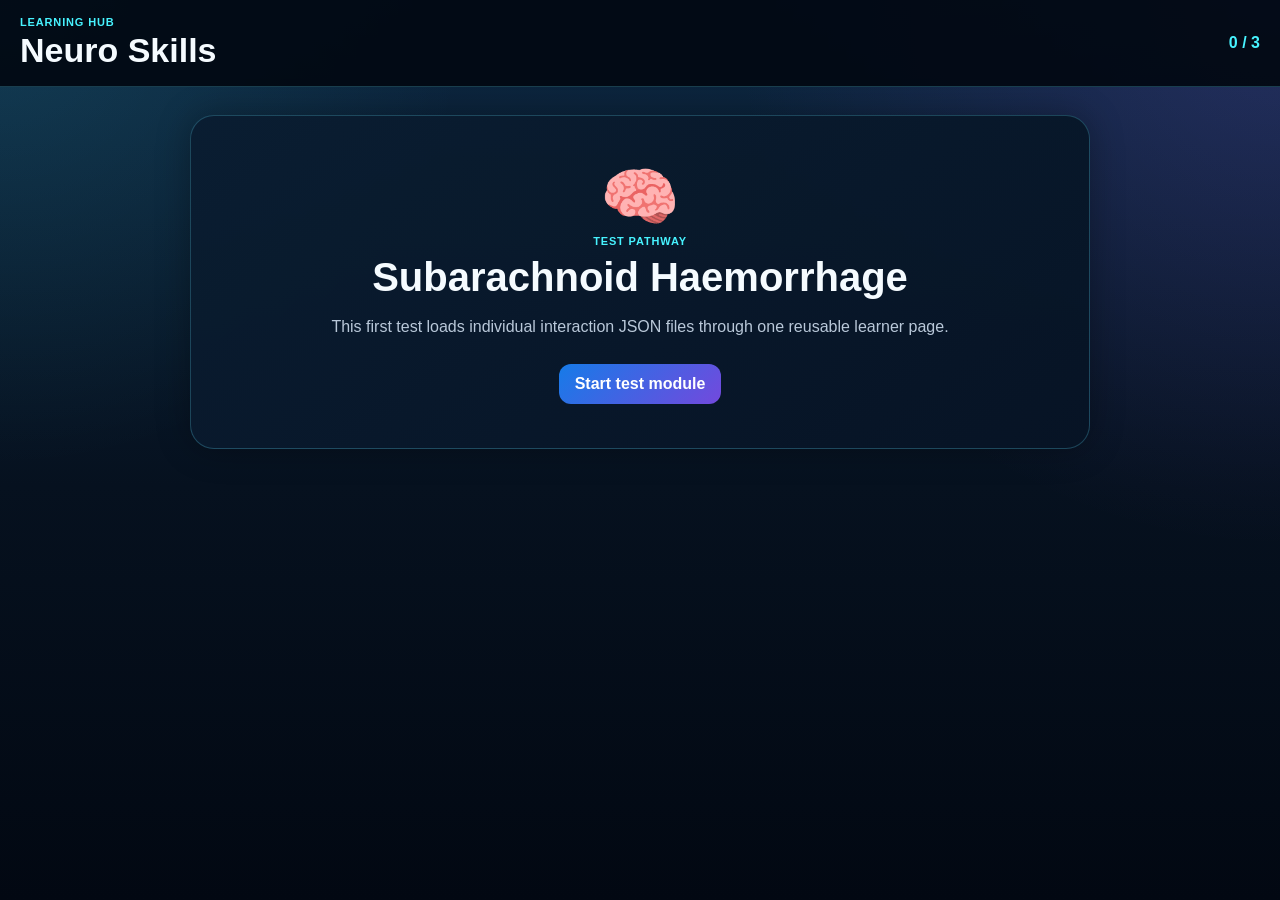
<file: neuro-skills/index.html>
<!DOCTYPE html>
<html lang="en">
<head>
<meta charset="UTF-8">
<meta name="viewport" content="width=device-width,initial-scale=1.0">
<title>Neuro Skills</title>
<link rel="stylesheet" href="skills.css">
</head>
<body>
<header class="topbar">
  <div><div class="eyebrow">Learning Hub</div><h1>Neuro Skills</h1></div>
  <div id="progressText" class="progress-text">0 / 0</div>
</header>
<main class="shell">
  <section id="startScreen" class="panel start-panel">
    <div class="hero-icon">🧠</div>
    <div class="eyebrow">Test pathway</div>
    <h2>Subarachnoid Haemorrhage</h2>
    <p>This first test loads individual interaction JSON files through one reusable learner page.</p>
    <button id="startButton" class="button primary">Start test module</button>
  </section>

  <section id="learningScreen" class="panel hidden">
    <div class="progress-track"><div id="progressBar" class="progress-bar"></div></div>
    <div id="interactionHost"></div>
    <div class="footer-actions">
      <button id="submitButton" class="button primary">Submit answer</button>
      <button id="nextButton" class="button primary hidden">Next</button>
    </div>
  </section>

  <section id="completeScreen" class="panel hidden complete-panel">
    <div class="hero-icon">🏆</div>
    <div class="eyebrow">Module complete</div>
    <h2>Well done</h2>
    <p id="scoreSummary"></p>
    <button id="restartButton" class="button secondary">Restart test</button>
  </section>
</main>
<script type="module" src="skills.js"></script>
</body>
</html>
</file>
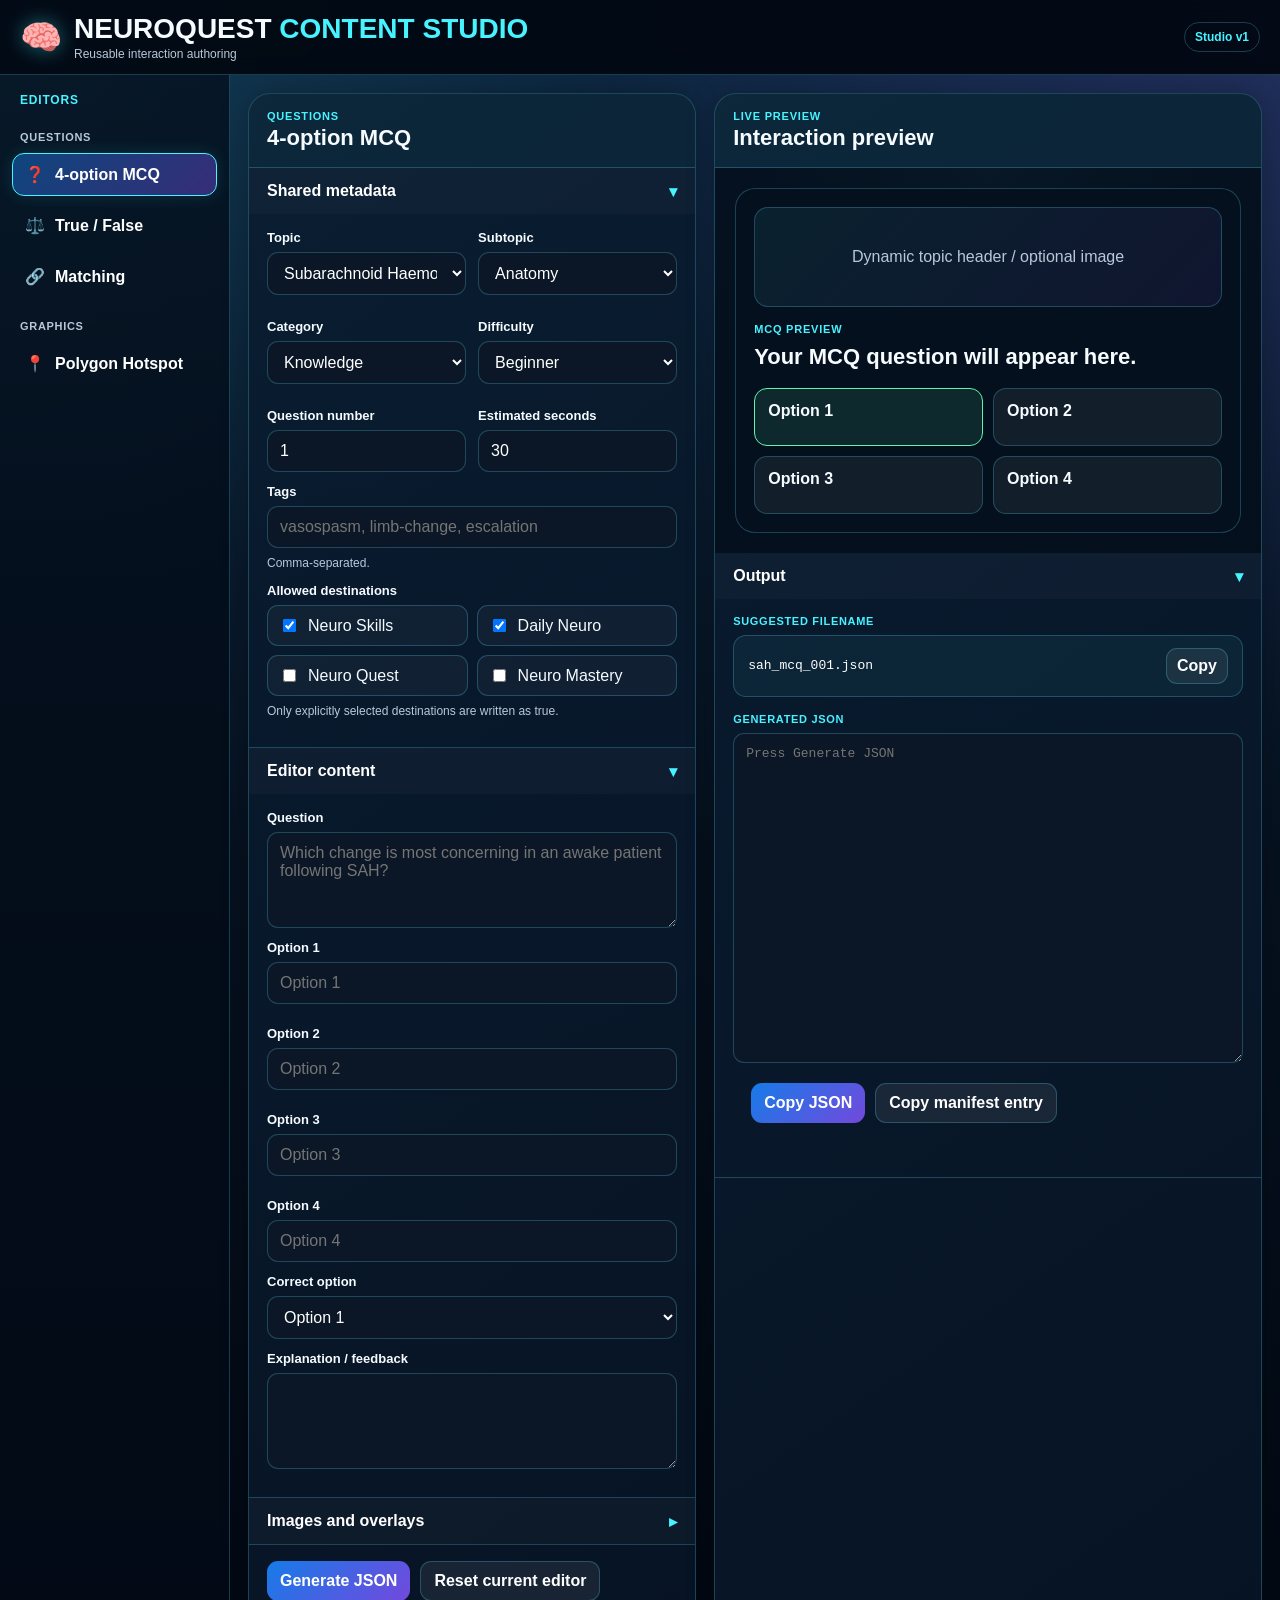
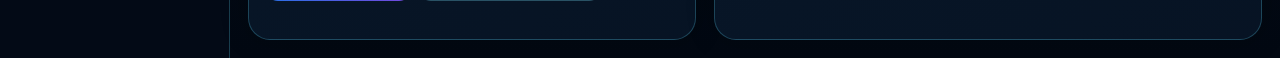
<file: dev/studio/index.html>
<!DOCTYPE html>
<html lang="en">
<head>
  <meta charset="UTF-8">
  <meta name="viewport" content="width=device-width, initial-scale=1.0">
  <title>NeuroQuest Content Studio</title>
  <link rel="stylesheet" href="studio.css">
</head>
<body>
  <div id="fileProtocolWarning" class="protocol-warning" hidden>
    <div class="protocol-card">
      <div class="protocol-icon">⚠️</div>
      <h2>Studio needs a local server</h2>
      <p>This modular version cannot run from a <code>file:///</code> address.</p>
      <p>Close this page and double-click <strong>START_STUDIO.bat</strong>, or open <code>index.html</code> using VS Code Live Server.</p>
    </div>
  </div>

  <header class="app-header">
    <div class="brand">
      <div class="brand-icon">🧠</div>
      <div>
        <div class="brand-title">NEUROQUEST <span>CONTENT STUDIO</span></div>
        <div class="brand-subtitle">Reusable interaction authoring</div>
      </div>
    </div>
    <div class="version-badge">Studio v1</div>
  </header>

  <main class="app-shell">
    <aside class="sidebar">
      <div class="sidebar-title">Editors</div>
      <nav id="editorNav" class="editor-nav"></nav>
    </aside>

    <section class="workspace">
      <div class="workspace-grid">
        <section class="panel form-panel">
          <div class="panel-header">
            <div>
              <div id="editorGroup" class="eyebrow">Question</div>
              <h1 id="editorTitle">4-option MCQ</h1>
            </div>
          </div>

          <details class="studio-section" open>
            <summary>Shared metadata</summary>
            <div class="section-body">
              <div class="grid two">
                <label class="field">
                  <span>Topic</span>
                  <select id="topicSelect"></select>
                </label>

                <label class="field">
                  <span>Subtopic</span>
                  <select id="subtopicInput"></select>
                </label>

                <label class="field">
                  <span>Category</span>
                  <select id="categorySelect"></select>
                </label>

                <label class="field">
                  <span>Difficulty</span>
                  <select id="difficultySelect"></select>
                </label>

                <label class="field">
                  <span>Question number</span>
                  <input id="questionNumberInput" type="number" min="1" value="1">
                </label>

                <label class="field">
                  <span>Estimated seconds</span>
                  <input id="estimatedSecondsInput" type="number" min="5" step="5" value="30">
                </label>
              </div>

              <label class="field">
                <span>Tags</span>
                <input id="tagsInput" placeholder="vasospasm, limb-change, escalation">
                <small>Comma-separated.</small>
              </label>

              <div class="field">
                <span>Allowed destinations</span>
                <div id="destinationChecks" class="destination-grid"></div>
                <small>Only explicitly selected destinations are written as true.</small>
              </div>
            </div>
          </details>

          <details class="studio-section" open>
            <summary>Editor content</summary>
            <div id="editorFormHost" class="section-body"></div>
          </details>

          <details class="studio-section">
  <summary>Images and overlays</summary>
<div class="section-body">
 <label class="field">
      <span>Base image</span>
<input
        id="sharedImageInput"
        placeholder="assets/images/sah/sah_001.png">
<small>
        The main image displayed throughout the question.
      </small>
    </label>

    <label class="field">
      <span>Overlay shown before answering</span>
<input
        id="beforeAnswerOverlayInput"
        placeholder="assets/images/sah/overlays/sah_001_before.png">

      <small>
        Optional overlay visible while the learner is answering.
      </small>
    </label>
 <label class="field">
      <span>Overlay revealed after answering</span>
 <input
        id="afterAnswerOverlayInput"
        placeholder="assets/images/sah/overlays/sah_001_answer.png">
 <small>
        Optional answer or teaching overlay shown after submission.
      </small>
    </label>
</div>
</details>

          <div class="action-row">
            <button id="generateButton" class="button primary">Generate JSON</button>
            <button id="resetButton" class="button secondary">Reset current editor</button>
          </div>
          <div id="formStatus" class="status"></div>
        </section>

        <section class="panel output-panel">
          <div class="panel-header">
            <div>
              <div class="eyebrow">Live preview</div>
              <h2>Interaction preview</h2>
            </div>
          </div>

          <div id="previewHost" class="preview-host"></div>

          <details class="studio-section" open>
            <summary>Output</summary>
            <div class="section-body">
              <div class="output-label">Suggested filename</div>
              <div class="filename-row">
                <code id="filenameOutput">sah_mcq_001.json</code>
                <button id="copyFilenameButton" class="button small">Copy</button>
              </div>

              <div class="output-label">Generated JSON</div>
              <textarea id="jsonOutput" class="json-output" spellcheck="false" placeholder="Press Generate JSON"></textarea>

              <div class="action-row">
                <button id="copyJsonButton" class="button primary">Copy JSON</button>
                <button id="copyManifestButton" class="button secondary">Copy manifest entry</button>
              </div>

              <div id="companionFilesHost"></div>
              <div id="outputStatus" class="status"></div>
            </div>
          </details>
        </section>
      </div>
    </section>
  </main>

  <script>
    if (window.location.protocol === "file:") {
      document.getElementById("fileProtocolWarning").hidden = false;
    }
  </script>
  <script type="module" src="studio.js"></script>
</body>
</html>
</file>
<file: neuro-skills/skills.css>
:root{--bg:#06111f;--panel:#0b1d31;--line:rgba(97,225,255,.24);--text:#f5fbff;--muted:#b9c8d9;--cyan:#47f3ff;--green:#61f5a9;--red:#ff7597;--purple:#9b5cff}
*{box-sizing:border-box}body{margin:0;min-height:100vh;font-family:Arial,sans-serif;color:var(--text);background:radial-gradient(circle at top right,rgba(155,92,255,.17),transparent 35%),radial-gradient(circle at top left,rgba(71,243,255,.11),transparent 30%),linear-gradient(180deg,#0d2944 0%,var(--bg) 54%,#020812 100%)}button{font:inherit;cursor:pointer}
.topbar{display:flex;align-items:center;justify-content:space-between;padding:16px 20px;border-bottom:1px solid var(--line);background:rgba(2,8,18,.92);position:sticky;top:0;z-index:5}.topbar h1{margin:3px 0 0;font-size:clamp(22px,4vw,34px)}.eyebrow{color:var(--cyan);font-size:11px;font-weight:900;text-transform:uppercase;letter-spacing:.85px}.progress-text{font-weight:900;color:var(--cyan)}
.shell{width:min(900px,calc(100% - 24px));margin:28px auto}.panel{border:1px solid var(--line);border-radius:24px;overflow:hidden;background:linear-gradient(145deg,rgba(10,29,49,.97),rgba(7,20,37,.97));box-shadow:0 0 34px rgba(0,0,0,.3)}.start-panel,.complete-panel{text-align:center;padding:44px 24px}.start-panel h2,.complete-panel h2{font-size:clamp(26px,5vw,40px);margin:8px 0 14px}.start-panel p,.complete-panel p{max-width:650px;margin:0 auto 24px;color:var(--muted);line-height:1.6}.hero-icon{font-size:64px}.hidden{display:none!important}
.progress-track{height:8px;background:rgba(255,255,255,.07)}.progress-bar{width:0;height:100%;background:linear-gradient(90deg,var(--cyan),var(--purple));transition:width .3s}.interaction{padding:22px}.interaction-image-wrap{position:relative;width:100%;max-width:680px;margin:0 auto 18px}.interaction-image{display:block;width:100%;max-height:370px;object-fit:contain;background:#000;border:1px solid var(--line);border-radius:16px}.interaction-overlay{position:absolute;inset:0;width:100%;height:100%;object-fit:contain;pointer-events:none}
.question-meta{display:flex;gap:8px;flex-wrap:wrap;margin-bottom:12px}.pill{padding:6px 9px;border:1px solid var(--line);border-radius:999px;color:var(--cyan);font-size:11px;font-weight:900;text-transform:uppercase}.question{margin:0 0 18px;font-size:clamp(22px,4vw,32px);line-height:1.3}.options{display:grid;grid-template-columns:1fr 1fr;gap:12px}.option{min-height:68px;padding:15px;border:1px solid var(--line);border-radius:15px;background:rgba(255,255,255,.055);color:#fff;text-align:left;font-weight:900}.option.selected{border-color:var(--cyan)}.option.correct{border-color:var(--green);background:rgba(97,245,169,.12)}.option.incorrect{border-color:var(--red);background:rgba(255,117,151,.12)}
.feedback{margin-top:18px;padding:15px;border:1px solid var(--line);border-radius:15px;color:var(--muted);line-height:1.55}.matching-grid{display:grid;grid-template-columns:1fr 1fr;gap:14px}.match-column{display:flex;flex-direction:column;gap:10px}.match-item{padding:13px;border:1px solid var(--line);border-radius:12px;background:rgba(255,255,255,.055)}.match-select{width:100%;padding:11px;border:1px solid var(--line);border-radius:10px;background:#0b1726;color:#fff}
.footer-actions{display:flex;justify-content:flex-end;gap:10px;padding:16px 22px;border-top:1px solid var(--line)}.button{border:1px solid var(--line);border-radius:12px;padding:11px 16px;color:#fff;background:rgba(255,255,255,.07);font-weight:900}.button.primary{border:none;background:linear-gradient(135deg,#167be8,#7349dd)}
@media(max-width:650px){.shell{width:min(100% - 12px,900px);margin:10px auto}.interaction{padding:15px}.options,.matching-grid{grid-template-columns:1fr}}
</file>
<file: dev/studio/studio.css>
:root{
  --bg:#06111f;
  --panel:#0b1d31;
  --panel2:#102743;
  --line:rgba(97,225,255,.24);
  --text:#f5fbff;
  --muted:#b9c8d9;
  --cyan:#47f3ff;
  --purple:#9b5cff;
  --green:#61f5a9;
  --red:#ff7597;
  --orange:#ffb14a;
}
*{box-sizing:border-box}
html{min-height:100%}
body{
  margin:0;min-height:100vh;
  font-family:Arial,Helvetica,sans-serif;color:var(--text);
  background:
    radial-gradient(circle at top right,rgba(155,92,255,.15),transparent 34%),
    radial-gradient(circle at top left,rgba(71,243,255,.10),transparent 30%),
    linear-gradient(180deg,#0d2944 0%,var(--bg) 52%,#020812 100%);
}
button,input,select,textarea{font:inherit}
button{cursor:pointer}
.app-header{
  position:sticky;top:0;z-index:50;
  display:flex;align-items:center;justify-content:space-between;gap:18px;
  padding:13px 20px;
  background:rgba(2,8,18,.94);
  border-bottom:1px solid var(--line);
  backdrop-filter:blur(10px);
}
.brand{display:flex;align-items:center;gap:12px}
.brand-icon{font-size:34px;filter:drop-shadow(0 0 10px rgba(71,243,255,.4))}
.brand-title{font-size:clamp(18px,3vw,28px);font-weight:900}
.brand-title span{color:var(--cyan)}
.brand-subtitle{margin-top:2px;color:var(--muted);font-size:12px}
.version-badge{
  padding:7px 10px;border:1px solid var(--line);border-radius:999px;
  color:var(--cyan);font-size:12px;font-weight:900;
}
.app-shell{
  width:min(1650px,100%);
  margin:0 auto;
  display:grid;grid-template-columns:230px minmax(0,1fr);
  min-height:calc(100vh - 72px);
}
.sidebar{
  border-right:1px solid var(--line);
  background:rgba(3,12,24,.72);
  padding:18px 12px;
}
.sidebar-title{
  color:var(--cyan);font-size:12px;font-weight:900;
  text-transform:uppercase;letter-spacing:.8px;
  padding:0 8px 10px;
}
.editor-nav{display:flex;flex-direction:column;gap:8px}
.editor-group-label{
  margin:14px 8px 2px;color:var(--muted);
  font-size:11px;font-weight:900;text-transform:uppercase;letter-spacing:.7px;
}
.editor-button{
  width:100%;display:flex;align-items:center;gap:10px;
  border:1px solid transparent;border-radius:12px;
  padding:11px 12px;background:transparent;color:#fff;
  text-align:left;font-weight:900;
}
.editor-button:hover{background:rgba(71,243,255,.07)}
.editor-button.active{
  border-color:var(--cyan);
  background:linear-gradient(135deg,rgba(23,126,232,.45),rgba(115,73,221,.45));
  box-shadow:0 0 18px rgba(71,243,255,.12);
}
.workspace{padding:18px}
.workspace-grid{
  display:grid;grid-template-columns:minmax(400px,.9fr) minmax(420px,1.1fr);
  gap:18px;
}
.panel{
  min-width:0;
  border:1px solid var(--line);border-radius:22px;overflow:hidden;
  background:linear-gradient(145deg,rgba(10,29,49,.97),rgba(7,20,37,.97));
  box-shadow:0 0 28px rgba(0,0,0,.24);
}
.panel-header{
  display:flex;align-items:center;justify-content:space-between;
  padding:16px 18px;border-bottom:1px solid var(--line);
  background:rgba(71,243,255,.045);
}
.panel-header h1,.panel-header h2{margin:3px 0 0;font-size:22px}
.eyebrow{
  color:var(--cyan);font-size:11px;font-weight:900;
  text-transform:uppercase;letter-spacing:.8px;
}
.studio-section{border-bottom:1px solid var(--line)}
.studio-section summary{
  list-style:none;padding:14px 18px;cursor:pointer;
  color:#fff;font-weight:900;background:rgba(255,255,255,.025);
}
.studio-section summary::-webkit-details-marker{display:none}
.studio-section summary::after{content:"▾";float:right;color:var(--cyan)}
.studio-section:not([open]) summary::after{content:"▸"}
.section-body{padding:16px 18px}
.grid{display:grid;gap:12px}
.grid.two{grid-template-columns:1fr 1fr}
.field{display:flex;flex-direction:column;gap:7px;margin-bottom:12px}
.field>span{font-size:13px;font-weight:900}
.field small{color:var(--muted);font-size:12px;line-height:1.35}
input,select,textarea{
  width:100%;border:1px solid var(--line);border-radius:11px;
  padding:11px 12px;background:#0b1726;color:#fff;outline:none;
}
input:focus,select:focus,textarea:focus{
  border-color:var(--cyan);box-shadow:0 0 0 3px rgba(71,243,255,.08);
}
textarea{min-height:96px;resize:vertical}
.destination-grid{display:grid;grid-template-columns:1fr 1fr;gap:9px}
.destination-option{
  display:flex;align-items:center;gap:9px;padding:10px 11px;
  border:1px solid var(--line);border-radius:11px;background:rgba(255,255,255,.035);
}
.destination-option input{width:auto}
.action-row{display:flex;flex-wrap:wrap;gap:10px;padding:16px 18px}
.button{
  border:1px solid var(--line);border-radius:11px;padding:10px 13px;
  color:#fff;background:rgba(255,255,255,.07);font-weight:900;
}
.button.primary{border:none;background:linear-gradient(135deg,#167be8,#7349dd)}
.button.secondary:hover,.button.small:hover{background:rgba(71,243,255,.12)}
.button.small{padding:8px 10px}
.button.danger{border-color:rgba(255,117,151,.5);color:#ffd4de}
.status{min-height:22px;padding:0 18px 14px;color:var(--muted);font-size:13px}
.status.good{color:var(--green)}
.status.bad{color:var(--red)}
.preview-host{
  min-height:360px;padding:20px;
  background:
    linear-gradient(rgba(4,14,27,.78),rgba(4,14,27,.9)),
    radial-gradient(circle at top,rgba(71,243,255,.14),transparent 45%);
}
.preview-card{
  width:min(720px,100%);margin:0 auto;padding:18px;
  border:1px solid var(--line);border-radius:20px;background:rgba(6,17,31,.96);
}
.preview-image{
  width:100%;height:180px;object-fit:contain;background:#000;
  border:1px solid var(--line);border-radius:14px;margin-bottom:16px;
}
.preview-placeholder{
  min-height:100px;display:flex;align-items:center;justify-content:center;
  border:1px solid var(--line);border-radius:14px;margin-bottom:16px;
  color:var(--muted);
  background:linear-gradient(135deg,rgba(71,243,255,.08),rgba(155,92,255,.08));
}
.preview-question{margin:8px 0 16px;font-size:22px;font-weight:900;line-height:1.3}
.preview-options{display:grid;grid-template-columns:1fr 1fr;gap:10px}
.preview-option{
  min-height:58px;padding:13px;border:1px solid var(--line);border-radius:13px;
  background:rgba(255,255,255,.06);font-weight:900;
}
.preview-option.correct{border-color:var(--green);background:rgba(97,245,169,.11)}
.match-preview{display:grid;grid-template-columns:1fr 1fr;gap:12px}
.match-column{display:flex;flex-direction:column;gap:9px}
.match-item{
  padding:12px;border:1px solid var(--line);border-radius:12px;
  background:rgba(255,255,255,.06);
}
.output-label{
  margin:16px 0 8px;color:var(--cyan);font-size:11px;font-weight:900;
  text-transform:uppercase;letter-spacing:.7px;
}
.output-label:first-child{margin-top:0}
.filename-row{
  display:flex;align-items:center;justify-content:space-between;gap:12px;
  padding:12px 14px;border:1px solid var(--line);border-radius:13px;
  background:rgba(71,243,255,.055);
}
.filename-row code{color:#fff;word-break:break-all}
.json-output{
  min-height:330px;font-family:Consolas,Monaco,monospace;
  font-size:13px;line-height:1.45;white-space:pre;
}
.repeat-list{display:flex;flex-direction:column;gap:10px}
.repeat-row{display:grid;grid-template-columns:1fr auto;gap:9px;align-items:center}
.repeat-row.pair{grid-template-columns:1fr 1fr auto}
.hotspot-stage{
  position:relative;min-height:360px;display:flex;align-items:center;justify-content:center;
  border:1px solid var(--line);border-radius:16px;background:#000;overflow:hidden;
}
.hotspot-stage img{
  display:block;max-width:100%;max-height:520px;object-fit:contain;user-select:none;
}
.hotspot-stage svg{position:absolute;inset:0;width:100%;height:100%;touch-action:none}
.hotspot-note{
  padding:11px 12px;border:1px solid var(--line);border-radius:12px;
  background:rgba(71,243,255,.05);color:var(--muted);font-size:13px;line-height:1.45;
}
.polygon-shape{fill:rgba(71,243,255,.15);stroke:var(--cyan);stroke-width:2}
.polygon-shape.saved{fill:rgba(97,245,169,.12);stroke:var(--green)}
.vertex{fill:#fff;stroke:var(--cyan);stroke-width:2;cursor:grab}
.region-list{display:flex;flex-direction:column;gap:8px;margin-top:10px}
.region-item{
  display:flex;align-items:center;justify-content:space-between;gap:10px;
  padding:10px;border:1px solid var(--line);border-radius:11px;background:rgba(255,255,255,.04)
}
.companion-file{
  margin-top:14px;padding:12px;border:1px solid var(--line);
  border-radius:13px;background:rgba(255,255,255,.035);
}
.companion-file textarea{
  min-height:180px;margin-top:10px;font-family:Consolas,monospace;font-size:12px;
}
@media(max-width:1100px){
  .app-shell{grid-template-columns:1fr}
  .sidebar{border-right:0;border-bottom:1px solid var(--line)}
  .editor-nav{display:grid;grid-template-columns:repeat(2,minmax(0,1fr))}
  .editor-group-label{grid-column:1/-1}
  .workspace-grid{grid-template-columns:1fr}
}
@media(max-width:650px){
  .app-header{padding:11px 12px}
  .workspace{padding:8px}
  .grid.two,.destination-grid,.preview-options,.match-preview{grid-template-columns:1fr}
  .repeat-row.pair{grid-template-columns:1fr}
  .repeat-row.pair .button{justify-self:start}
  .editor-nav{grid-template-columns:1fr}
}

.protocol-warning{
  position:fixed;inset:0;z-index:9999;display:flex;align-items:center;justify-content:center;
  padding:20px;background:rgba(2,8,18,.88);backdrop-filter:blur(7px)
}
.protocol-warning[hidden]{display:none}
.protocol-card{
  width:min(520px,100%);padding:28px;border:1px solid var(--line);border-radius:22px;
  text-align:center;background:linear-gradient(145deg,rgba(10,29,49,.99),rgba(7,20,37,.99));
  box-shadow:0 0 35px rgba(71,243,255,.16)
}
.protocol-card h2{margin:8px 0 12px}
.protocol-card p{color:var(--muted);line-height:1.55}
.protocol-card code{color:var(--cyan)}
.protocol-icon{font-size:44px}
</file>
